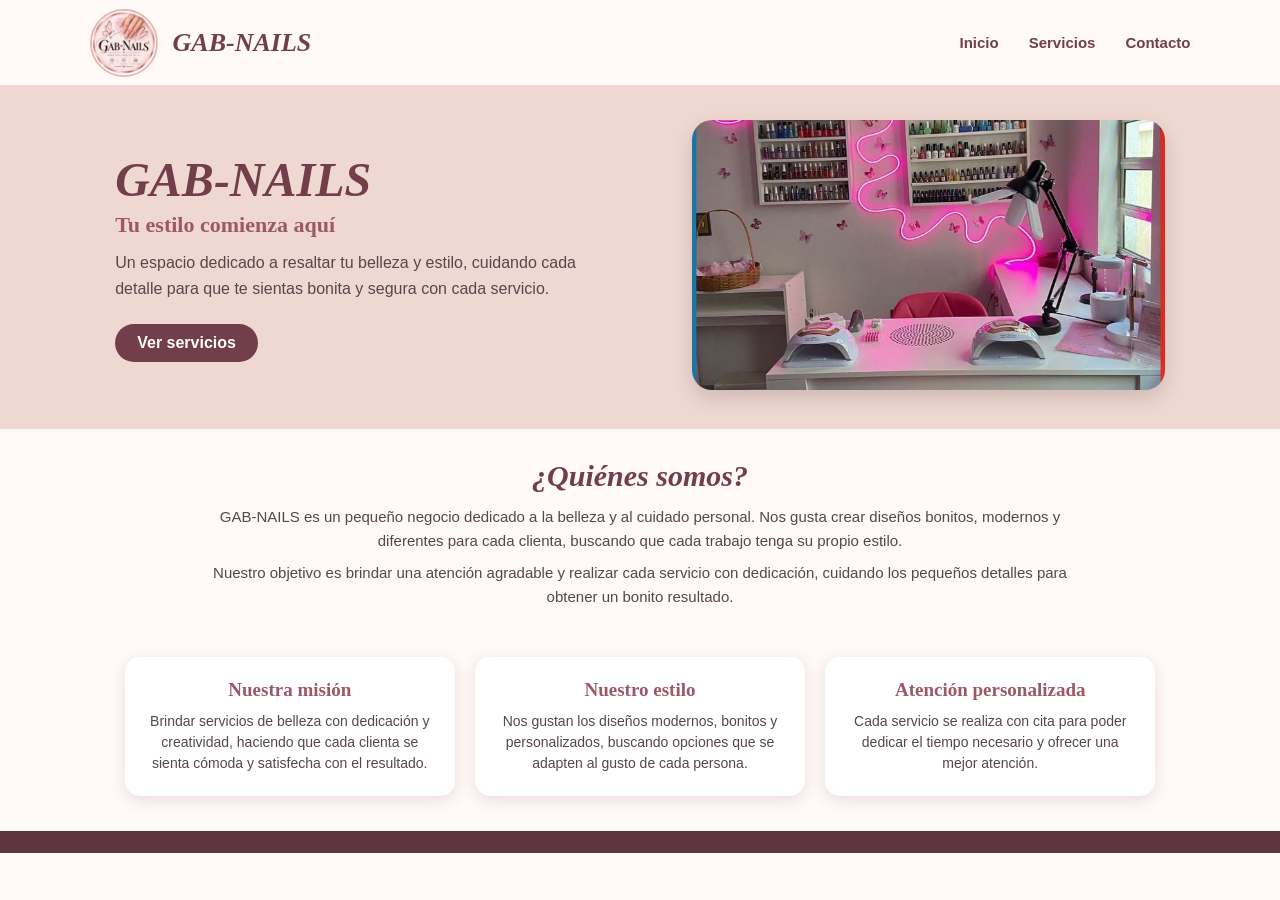
<file: GabNails/index.html>
<!DOCTYPE html>
<html lang="es">

<head>
    <meta charset="UTF-8">
    <meta name="viewport" content="width=device-width, initial-scale=1.0">

    <title>GAB-NAILS</title>

    <link rel="stylesheet" href="estilos.css">
</head>

<body class="pagina-inicio">

    <!-- ENCABEZADO -->
    <header>

        <img src="imagenes/logo.png"
             alt="Logo de GAB-NAILS">

        <h2>GAB-NAILS</h2>

        <nav>
            <ul>
                <li><a href="index.html">Inicio</a></li>
                <li><a href="servicios.html">Servicios</a></li>
                <li><a href="contacto.html">Contacto</a></li>
            </ul>
        </nav>

    </header>


    <!-- PRESENTACIÓN -->
    <main>

        <section class="portada-inicio">

            <div class="texto-inicio">

                <h1>GAB-NAILS</h1>

                <h3>Tu estilo comienza aquí</h3>

                <p>
                    Un espacio dedicado a resaltar tu belleza y estilo,
                    cuidando cada detalle para que te sientas bonita
                    y segura con cada servicio.
                </p>

                <a href="servicios.html" class="boton-inicio">
                    Ver servicios
                </a>

            </div>


            <div class="imagen-inicio">

                <img src="imagenes/Una.jpg"
                     alt="Diseño de uñas GAB-NAILS">

            </div>

        </section>


        <!-- QUIÉNES SOMOS -->
        <section class="quienes-somos">

            <h2>¿Quiénes somos?</h2>

            <p>
                GAB-NAILS es un pequeño negocio dedicado a la belleza
                y al cuidado personal. Nos gusta crear diseños bonitos,
                modernos y diferentes para cada clienta, buscando que
                cada trabajo tenga su propio estilo.
            </p>

            <p>
                Nuestro objetivo es brindar una atención agradable y
                realizar cada servicio con dedicación, cuidando los
                pequeños detalles para obtener un bonito resultado.
            </p>

        </section>


        <!-- INFORMACIÓN DEL NEGOCIO -->
        <section class="informacion-inicio">

            <div class="bloque-inicio">

                <h3>Nuestra misión</h3>

                <p>
                    Brindar servicios de belleza con dedicación y
                    creatividad, haciendo que cada clienta se sienta
                    cómoda y satisfecha con el resultado.
                </p>

            </div>


            <div class="bloque-inicio">

                <h3>Nuestro estilo</h3>

                <p>
                    Nos gustan los diseños modernos, bonitos y
                    personalizados, buscando opciones que se adapten
                    al gusto de cada persona.
                </p>

            </div>


            <div class="bloque-inicio">

                <h3>Atención personalizada</h3>

                <p>
                    Cada servicio se realiza con cita para poder
                    dedicar el tiempo necesario y ofrecer una mejor
                    atención.
                </p>

            </div>

        </section>

    </main>


    <!-- PIE DE PÁGINA -->
    <footer>
    </footer>

</body>

</html>
</file>
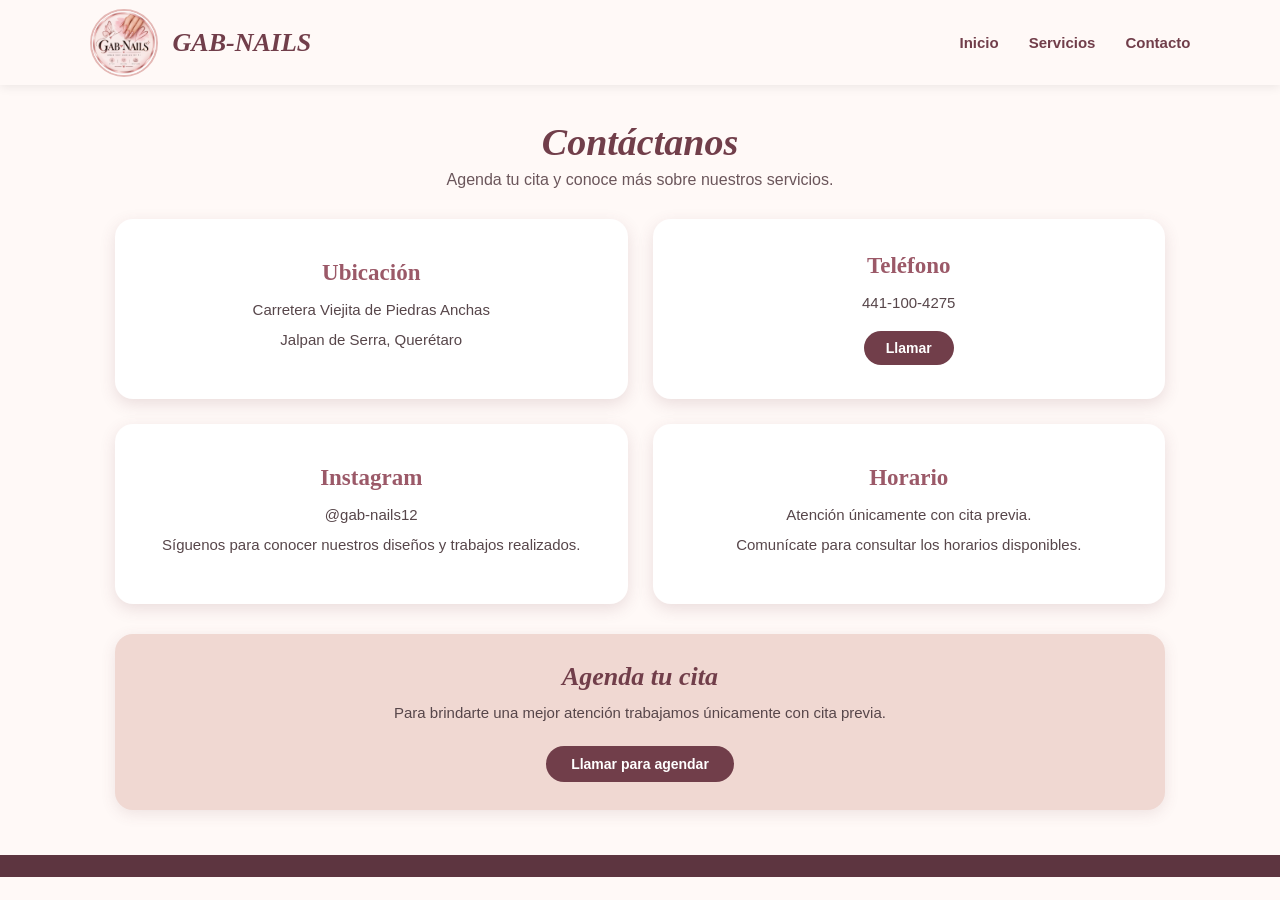
<file: GabNails/contacto.html>
<!DOCTYPE html>
<html lang="es">

<head>
    <meta charset="UTF-8">
    <meta name="viewport" content="width=device-width, initial-scale=1.0">

    <title>Contacto - GAB-NAILS</title>

    <link rel="stylesheet" href="estilos.css">
</head>

<body class="pagina-contacto">

    <!-- ENCABEZADO -->
    <header>

        <img src="imagenes/logo.png"
             alt="Logo de GAB-NAILS">

        <h2>GAB-NAILS</h2>

        <nav>
            <ul>
                <li><a href="index.html">Inicio</a></li>
                <li><a href="servicios.html">Servicios</a></li>
                <li><a href="contacto.html">Contacto</a></li>
            </ul>
        </nav>

    </header>


    <!-- CONTENIDO DE CONTACTO -->
    <main class="contenido-contacto">

        <h1>Contáctanos</h1>

        <p class="subtitulo-contacto">
            Agenda tu cita y conoce más sobre nuestros servicios.
        </p>


        <section class="tarjetas-contacto">

            <!-- UBICACIÓN -->
            <div class="tarjeta-contacto">

                <h2>Ubicación</h2>

                <p>
                    Carretera Viejita de Piedras Anchas
                </p>

                <p>
                    Jalpan de Serra, Querétaro
                </p>

            </div>


            <!-- TELÉFONO -->
            <div class="tarjeta-contacto">

                <h2>Teléfono</h2>

                <p>
                    441-100-4275
                </p>

                <a href="tel:4411004275"
                   class="boton-contacto">
                    Llamar
                </a>

            </div>


            <!-- INSTAGRAM -->
            <div class="tarjeta-contacto">

                <h2>Instagram</h2>

                <p>
                    @gab-nails12
                </p>

                <p>
                    Síguenos para conocer nuestros diseños
                    y trabajos realizados.
                </p>

            </div>


            <!-- HORARIO -->
            <div class="tarjeta-contacto">

                <h2>Horario</h2>

                <p>
                    Atención únicamente con cita previa.
                </p>

                <p>
                    Comunícate para consultar
                    los horarios disponibles.
                </p>

            </div>

        </section>


        <!-- AGENDAR CITA -->
        <section class="mensaje-contacto">

            <h2>Agenda tu cita</h2>

            <p>
                Para brindarte una mejor atención trabajamos
                únicamente con cita previa.
            </p>
            <a href="tel:4411004275"
               class="boton-cita">
                Llamar para agendar
            </a>

        </section>

    </main>


    <!-- PIE DE PÁGINA -->
    <footer>

        

    </footer>

</body>

</html>
</file>
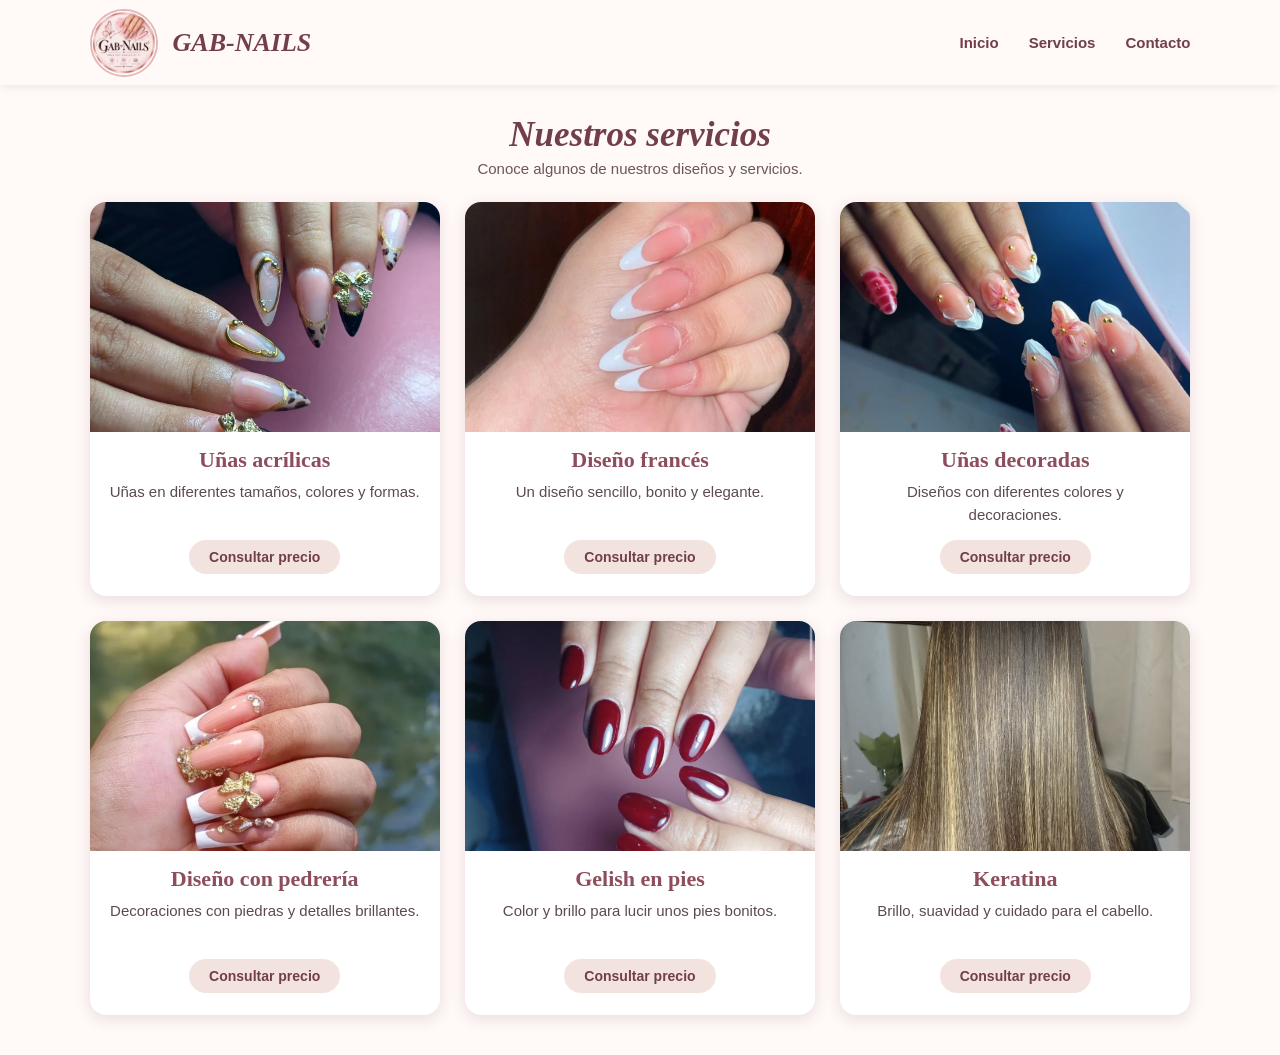
<file: GabNails/servicios.html>
<!DOCTYPE html>
<html lang="es">

<head>
    <meta charset="UTF-8">
    <meta name="viewport" content="width=device-width, initial-scale=1.0">

    <title>Servicios - GAB-NAILS</title>

    <link rel="stylesheet" href="estilos.css">
</head>

<body class="pagina-servicios">

    <!-- ENCABEZADO -->
    <header>

        <img src="imagenes/logo.png"
             alt="Logo de GAB-NAILS">

        <h2>GAB-NAILS</h2>

        <nav>
            <ul>
                <li><a href="index.html">Inicio</a></li>
                <li><a href="servicios.html">Servicios</a></li>
                <li><a href="contacto.html">Contacto</a></li>
            </ul>
        </nav>

    </header>


    <!-- CATÁLOGO DE SERVICIOS -->
    <main class="catalogo">

        <h1>Nuestros servicios</h1>

        <p class="texto-catalogo">
            Conoce algunos de nuestros diseños y servicios.
        </p>


        <section class="tarjetas-servicios">

            <!-- SERVICIO 1 -->
            <div class="tarjeta-servicio">

                <img src="imagenes/acrilicas 1.jpeg"
                     alt="Uñas acrílicas">

                <h3>Uñas acrílicas</h3>

                <p>
                    Uñas en diferentes tamaños, colores y formas.
                </p>

                <strong>Consultar precio</strong>

            </div>


            <!-- SERVICIO 2 -->
            <div class="tarjeta-servicio">

                <img src="imagenes/francesas.jpeg"
                     alt="Uñas francesas">

                <h3>Diseño francés</h3>

                <p>
                    Un diseño sencillo, bonito y elegante.
                </p>

                <strong>Consultar precio</strong>

            </div>


            <!-- SERVICIO 3 -->
            <div class="tarjeta-servicio">

                <img src="imagenes/decoradas.jpeg"
                     alt="Uñas decoradas">

                <h3>Uñas decoradas</h3>

                <p>
                    Diseños con diferentes colores y decoraciones.
                </p>

                <strong>Consultar precio</strong>

            </div>


            <!-- SERVICIO 4 -->
            <div class="tarjeta-servicio">

                <img src="imagenes/pedreria.jpeg"
                     alt="Uñas con pedrería">

                <h3>Diseño con pedrería</h3>

                <p>
                    Decoraciones con piedras y detalles brillantes.
                </p>

                <strong>Consultar precio</strong>

            </div>


            <!-- SERVICIO 5 -->
            <div class="tarjeta-servicio">

                <img src="imagenes/gelish 1.jpeg"
                     alt="Gelish en pies">

                <h3>Gelish en pies</h3>

                <p>
                    Color y brillo para lucir unos pies bonitos.
                </p>

                <strong>Consultar precio</strong>

            </div>


            <!-- SERVICIO 6 -->
            <div class="tarjeta-servicio">

                <img src="imagenes/Keratina.jpeg"
                     alt="Keratina">

                <h3>Keratina</h3>

                <p>
                    Brillo, suavidad y cuidado para el cabello.
                </p>

                <strong>Consultar precio</strong>

            </div>

        </section>

    </main>

</body>

</html>
</file>
<file: GabNails/estilos.css>
/* =========================================
   GAB-NAILS
   HOJA DE ESTILOS
========================================= */
html {
    scroll-behavior: smooth;
}

/* QUITAR ESPACIOS PREDETERMINADOS */
* {
    margin: 0;
    padding: 0;
    box-sizing: border-box;
}


/* =========================================
   PÁGINA GENERAL
========================================= */

body {
    font-family: Arial, Helvetica, sans-serif;
    background-color: #FFF9F7;
    color: #3E3034;
}


/* =========================================
   ENCABEZADO
========================================= */

header {
    height: 85px;
    background-color: #FFF9F7;

    display: flex;
    align-items: center;

    padding: 7px 7%;

    box-shadow: 0 2px 10px rgba(0, 0, 0, 0.08);
}


/* LOGO */

header img {
    width: 68px;
    height: 68px;

    object-fit: cover;
    border-radius: 50%;

    border: 2px solid #E4B8B5;
}


/* NOMBRE */

header h2 {
    font-family: Georgia, "Times New Roman", serif;

    font-size: 26px;
    font-style: italic;

    color: #713E4A;

    margin-left: 15px;
}


/* =========================================
   MENÚ
========================================= */

nav {
    margin-left: auto;
}


nav ul {
    list-style: none;

    display: flex;

    gap: 30px;
}


nav ul li {
    display: inline;
}


nav ul li a {
    text-decoration: none;

    color: #713E4A;

    font-size: 15px;
    font-weight: bold;

    padding-bottom: 5px;

    transition: 0.3s;
}


nav ul li a:hover {
    color: #C7848F;

    border-bottom: 2px solid #C7848F;
}


/* =========================================
   SECCIÓN PRINCIPAL
========================================= */

body > section:first-of-type {
    height: 250px;

    background-color: #F3E3DE;

    position: relative;

    display: flex;
    flex-direction: column;
    justify-content: center;

    padding-left: 9%;
}


/* TÍTULO PRINCIPAL */

body > section:first-of-type h1 {
    font-family: Georgia, "Times New Roman", serif;

    font-size: 47px;
    font-style: italic;

    color: #713E4A;

    margin-bottom: 10px;
}


/* DESCRIPCIÓN */

body > section:first-of-type p {
    width: 40%;

    font-size: 17px;

    line-height: 1.5;

    color: #57464A;
}


/* IMAGEN PRINCIPAL */

body > section:first-of-type img {
    position: absolute;

    right: 9%;
    top: 20px;

    width: 330px;
    height: 210px;

    object-fit: cover;

    border-radius: 18px;

    box-shadow: 0 8px 20px rgba(0, 0, 0, 0.15);
}


/* =========================================
   QUÉ OFRECEMOS
========================================= */

body > section:nth-of-type(2) {
    background-color: #FFF9F7;

    text-align: center;

    padding: 22px 7%;
}


/* TÍTULO */

body > section:nth-of-type(2) > h2 {
    font-family: Georgia, "Times New Roman", serif;

    font-size: 29px;
    font-style: italic;

    color: #713E4A;

    margin-bottom: 18px;
}


/* =========================================
   TARJETAS
========================================= */

body > section:nth-of-type(2) div {
    width: 29%;

    display: inline-block;

    vertical-align: top;

    margin: 0 1%;

    background-color: #FFFFFF;

    border-radius: 15px;

    overflow: hidden;

    box-shadow: 0 4px 15px rgba(113, 62, 74, 0.15);

    transition: 0.3s;
}


/* EFECTO AL PASAR EL MOUSE */

body > section:nth-of-type(2) div:hover {
    transform: translateY(-5px);

    box-shadow: 0 8px 20px rgba(113, 62, 74, 0.25);
}


/* =========================================
   IMÁGENES DE SERVICIOS
========================================= */

body > section:nth-of-type(2) div img {
    width: 100%;
    height: 250px;

    object-fit: cover;

    display: block;

    margin: 0;

    border-radius: 0;
}


/* =========================================
   NOMBRE DE SERVICIOS
========================================= */

body > section:nth-of-type(2) h3 {
    font-family: Georgia, "Times New Roman", serif;

    font-size: 19px;

    color: #9B5968;

    margin: 9px 5px 5px;
}


/* =========================================
   DESCRIPCIÓN DE SERVICIOS
========================================= */

body > section:nth-of-type(2) div p {
    font-size: 13px;

    line-height: 1.4;

    color: #57464A;

    padding: 0 15px 12px;
}


/* =========================================
   CONTACTO
========================================= */

body > section:last-of-type {
    background-color: #EAD2CC;

    text-align: center;

    padding: 15px 20px;
}


/* TÍTULO CONTACTO */

body > section:last-of-type h2 {
    font-family: Georgia, "Times New Roman", serif;

    font-size: 25px;
    font-style: italic;

    color: #713E4A;

    margin-bottom: 9px;
}


/* INFORMACIÓN DE CONTACTO */

body > section:last-of-type p {
    display: inline-block;

    color: #49373C;

    font-size: 13px;

    margin: 4px 12px;
}


/* =========================================
   PIE DE PÁGINA
========================================= */

footer {
    background-color: #5D3540;

    color: #FFF9F7;

    text-align: center;

    padding: 11px 20px;

    font-size: 12px;
}


footer p {
    display: inline-block;

    margin-right: 25px;
}


footer a {
    color: #F4D9D5;

    text-decoration: none;
}


footer a:hover {
    color: #FFFFFF;

    text-decoration: underline;
}


/* =========================================
   DISEÑO PARA CELULAR
========================================= */

@media (max-width: 800px) {

    /* ENCABEZADO */

    header {
        height: auto;

        flex-wrap: wrap;

        justify-content: center;

        padding: 10px;
    }


    header img {
        width: 60px;
        height: 60px;
    }


    header h2 {
        font-size: 22px;
    }


    /* MENÚ */

    nav {
        width: 100%;

        margin: 10px 0 0;
    }


    nav ul {
        justify-content: center;

        gap: 15px;
    }


    nav ul li a {
        font-size: 13px;
    }


    /* PORTADA */

    body > section:first-of-type {
        height: auto;

        text-align: center;

        padding: 25px 20px;
    }


    body > section:first-of-type h1 {
        font-size: 36px;
    }


    body > section:first-of-type p {
        width: 100%;

        margin-bottom: 15px;
    }


    body > section:first-of-type img {
        position: static;

        width: 85%;
        height: 180px;

        margin: auto;
    }


    /* SERVICIOS */

    body > section:nth-of-type(2) {
        padding: 20px;
    }


    body > section:nth-of-type(2) div {
        width: 90%;

        margin: 8px 0;
    }


    body > section:nth-of-type(2) div img {
        height: 160px;
    }


    /* CONTACTO */

    body > section:last-of-type p {
        display: block;

        margin: 7px;
    }


    /* FOOTER */

    footer p {
        display: block;

        margin: 0 0 7px;
    }
}
/* IMAGEN PRINCIPAL */

body > section:first-of-type img {
    position: absolute;

    right: 7%;
    top: 15px;

    width: 420px;
    height: 220px;

    object-fit: cover;

    border-radius: 18px;

    box-shadow: 0 8px 20px rgba(0, 0, 0, 0.15);
}
/* ESPACIO PARA QUE FUNCIONE LA NAVEGACIÓN DEL MENÚ */

#inicio {
    min-height: 300px;
}

#servicios {
    min-height: 400px;
}

#contacto {
    min-height: 180px;
}

/* Evita que el encabezado tape el título al navegar */
section {
    scroll-margin-top: 90px;
}
html {
    scroll-behavior: smooth;
}

#inicio {
    min-height: 300px;
}

#servicios {
    min-height: 420px;
}

#contacto {
    min-height: 180px;
}

#inicio,
#servicios,
#contacto {
    scroll-margin-top: 90px;
}
/* =========================================
   PÁGINA DE SERVICIOS
========================================= */

.pagina-servicios {
    background-color: #fff9f7;
}


/* CONTENIDO DEL CATÁLOGO */

.catalogo {
    padding: 30px 7% 40px;
    text-align: center;
}


/* TÍTULO */

.catalogo h1 {
    font-family: Georgia, "Times New Roman", serif;
    font-size: 35px;
    font-style: italic;
    color: #713e4a;
    margin-bottom: 5px;
}


/* TEXTO DEBAJO DEL TÍTULO */

.texto-catalogo {
    color: #6b565b;
    font-size: 15px;
    margin-bottom: 25px;
}


/* CONTENEDOR DE TARJETAS */

.tarjetas-servicios {
    display: grid;

    grid-template-columns: repeat(3, 1fr);

    gap: 25px;

    max-width: 1250px;

    margin: auto;
}


/* CADA TARJETA */

.tarjeta-servicio {
    background-color: white;

    border-radius: 16px;

    overflow: hidden;

    box-shadow: 0 4px 15px rgba(113, 62, 74, 0.15);

    padding-bottom: 22px;

    min-height: 390px;

    transition: 0.3s;
}


/* FOTOS MÁS GRANDES */

.tarjeta-servicio img {
    width: 100%;

    height: 230px;

    object-fit: cover;

    display: block;
}


/* NOMBRE DEL SERVICIO */

.tarjeta-servicio h3 {
    font-family: Georgia, "Times New Roman", serif;

    color: #8d4d5c;

    font-size: 22px;

    margin: 15px 10px 8px;
}


/* DESCRIPCIÓN */

.tarjeta-servicio p {
    color: #5c4a4e;

    font-size: 15px;

    line-height: 1.5;

    padding: 0 18px;

    min-height: 45px;
}


/* BOTÓN DE PRECIO */

.tarjeta-servicio strong {
    display: inline-block;

    margin-top: 14px;

    color: #713e4a;

    background-color: #f3e3de;

    padding: 9px 20px;

    border-radius: 20px;

    font-size: 14px;
}
/* =========================================
   PÁGINA DE INICIO GAB-NAILS
========================================= */

.pagina-inicio {
    background-color: #fff9f7;
}


/* PORTADA PRINCIPAL */

.portada-inicio {
    min-height: 330px;

    background-color: #f0d8d2;

    display: flex;

    align-items: center;

    justify-content: space-between;

    padding: 35px 9%;
}


/* TEXTO PRINCIPAL */

.texto-inicio {
    width: 45%;
}


.texto-inicio h1 {
    font-family: Georgia, "Times New Roman", serif;

    font-size: 48px;

    font-style: italic;

    color: #713e4a;

    margin-bottom: 5px;
}


.texto-inicio h3 {
    font-family: Georgia, "Times New Roman", serif;

    color: #9b5968;

    font-size: 22px;

    margin-bottom: 12px;
}


.texto-inicio p {
    color: #57464a;

    font-size: 16px;

    line-height: 1.6;

    margin-bottom: 22px;
}


/* BOTÓN */

.boton-inicio {
    display: inline-block;

    background-color: #713e4a;

    color: white;

    text-decoration: none;

    padding: 10px 22px;

    border-radius: 20px;

    font-weight: bold;

    transition: 0.3s;
}


.boton-inicio:hover {
    background-color: #9b5968;
}


/* IMAGEN PRINCIPAL */

.imagen-inicio {
    width: 45%;
}


.imagen-inicio img {
    width: 100%;

    height: 270px;

    object-fit: cover;

    border-radius: 20px;

    box-shadow: 0 8px 20px rgba(0, 0, 0, 0.15);
}


/* =========================================
   QUIÉNES SOMOS
========================================= */

.quienes-somos {
    text-align: center;

    padding: 30px 15%;

    background-color: #fff9f7;
}


.quienes-somos h2 {
    font-family: Georgia, "Times New Roman", serif;

    font-size: 30px;

    font-style: italic;

    color: #713e4a;

    margin-bottom: 12px;
}


.quienes-somos p {
    color: #57464a;

    font-size: 15px;

    line-height: 1.6;

    margin-bottom: 8px;
}


/* =========================================
   INFORMACIÓN
========================================= */

.informacion-inicio {
    display: flex;

    justify-content: center;

    gap: 20px;

    padding: 10px 7% 35px;

    background-color: #fff9f7;
}


.bloque-inicio {
    width: 30%;

    background-color: white;

    text-align: center;

    padding: 22px;

    border-radius: 15px;

    box-shadow: 0 4px 15px rgba(113, 62, 74, 0.15);
}


.bloque-inicio h3 {
    font-family: Georgia, "Times New Roman", serif;

    color: #9b5968;

    font-size: 19px;

    margin-bottom: 10px;
}


.bloque-inicio p {
    color: #57464a;

    font-size: 14px;

    line-height: 1.5;
}


/* =========================================
   CELULAR
========================================= */

@media (max-width: 800px) {

    .portada-inicio {
        flex-direction: column;

        text-align: center;

        padding: 30px 20px;
    }


    .texto-inicio {
        width: 100%;

        margin-bottom: 25px;
    }


    .texto-inicio h1 {
        font-size: 38px;
    }


    .imagen-inicio {
        width: 100%;
    }


    .imagen-inicio img {
        height: 230px;
    }


    .quienes-somos {
        padding: 30px 25px;
    }


    .informacion-inicio {
        flex-direction: column;

        align-items: center;
    }


    .bloque-inicio {
        width: 90%;
    }

}
/* =========================================
   PÁGINA DE CONTACTO
========================================= */

.pagina-contacto {
    background-color: #fff9f7;
}


/* CONTENIDO GENERAL */

.contenido-contacto {
    text-align: center;
    padding: 35px 7% 45px;
}


/* TÍTULO PRINCIPAL */

.contenido-contacto > h1 {
    font-family: Georgia, "Times New Roman", serif;
    font-size: 38px;
    font-style: italic;
    color: #713e4a;
    margin-bottom: 7px;
}


/* TEXTO DEBAJO DEL TÍTULO */

.subtitulo-contacto {
    color: #6b565b;
    font-size: 16px;
    margin-bottom: 30px;
}


/* =========================================
   TARJETAS DE CONTACTO
========================================= */

.tarjetas-contacto {
    display: grid;
    grid-template-columns: repeat(2, 1fr);
    gap: 25px;

    max-width: 1050px;
    margin: auto;
}


/* CADA TARJETA */

.tarjeta-contacto {
    background-color: #ffffff;

    padding: 28px 25px;

    min-height: 180px;

    border-radius: 18px;

    box-shadow: 0 5px 16px rgba(113, 62, 74, 0.15);

    display: flex;
    flex-direction: column;
    justify-content: center;
    align-items: center;

    transition: 0.3s;
}


/* EFECTO AL PASAR EL MOUSE */

.tarjeta-contacto:hover {
    transform: translateY(-5px);

    box-shadow: 0 8px 22px rgba(113, 62, 74, 0.25);
}


/* TÍTULOS DE LAS TARJETAS */

.tarjeta-contacto h2 {
    font-family: Georgia, "Times New Roman", serif;

    color: #9b5968;

    font-size: 23px;

    margin-bottom: 12px;
}


/* INFORMACIÓN */

.tarjeta-contacto p {
    color: #57464a;

    font-size: 15px;

    line-height: 1.6;

    margin-bottom: 6px;
}


/* =========================================
   BOTÓN LLAMAR
========================================= */

.boton-contacto {
    display: inline-block;

    margin-top: 10px;

    padding: 9px 22px;

    background-color: #713e4a;

    color: white;

    text-decoration: none;

    border-radius: 25px;

    font-size: 14px;

    font-weight: bold;

    transition: 0.3s;
}


.boton-contacto:hover {
    background-color: #9b5968;

    transform: scale(1.05);
}


/* =========================================
   SECCIÓN AGENDAR CITA
========================================= */

.mensaje-contacto {
    max-width: 1050px;

    margin: 30px auto 0;

    padding: 28px;

    background-color: #f0d8d2;

    border-radius: 18px;

    box-shadow: 0 4px 15px rgba(113, 62, 74, 0.12);
}


/* TÍTULO AGENDAR */

.mensaje-contacto h2 {
    font-family: Georgia, "Times New Roman", serif;

    font-size: 26px;

    font-style: italic;

    color: #713e4a;

    margin-bottom: 10px;
}


/* TEXTO */

.mensaje-contacto p {
    color: #57464a;

    font-size: 15px;

    line-height: 1.5;

    margin: 6px 0;
}


/* =========================================
   BOTÓN AGENDAR
========================================= */

.boton-cita {
    display: inline-block;

    margin-top: 15px;

    background-color: #713e4a;

    color: white;

    text-decoration: none;

    padding: 10px 25px;

    border-radius: 25px;

    font-size: 14px;

    font-weight: bold;

    transition: 0.3s;
}


.boton-cita:hover {
    background-color: #9b5968;

    transform: scale(1.05);
}


/* =========================================
   CELULAR
========================================= */

@media (max-width: 800px) {

    .contenido-contacto {
        padding: 25px 20px;
    }


    .contenido-contacto > h1 {
        font-size: 32px;
    }


    .tarjetas-contacto {
        grid-template-columns: 1fr;
    }


    .tarjeta-contacto {
        min-height: 160px;
    }


    .mensaje-contacto {
        margin-top: 20px;
    }

}
</file>
